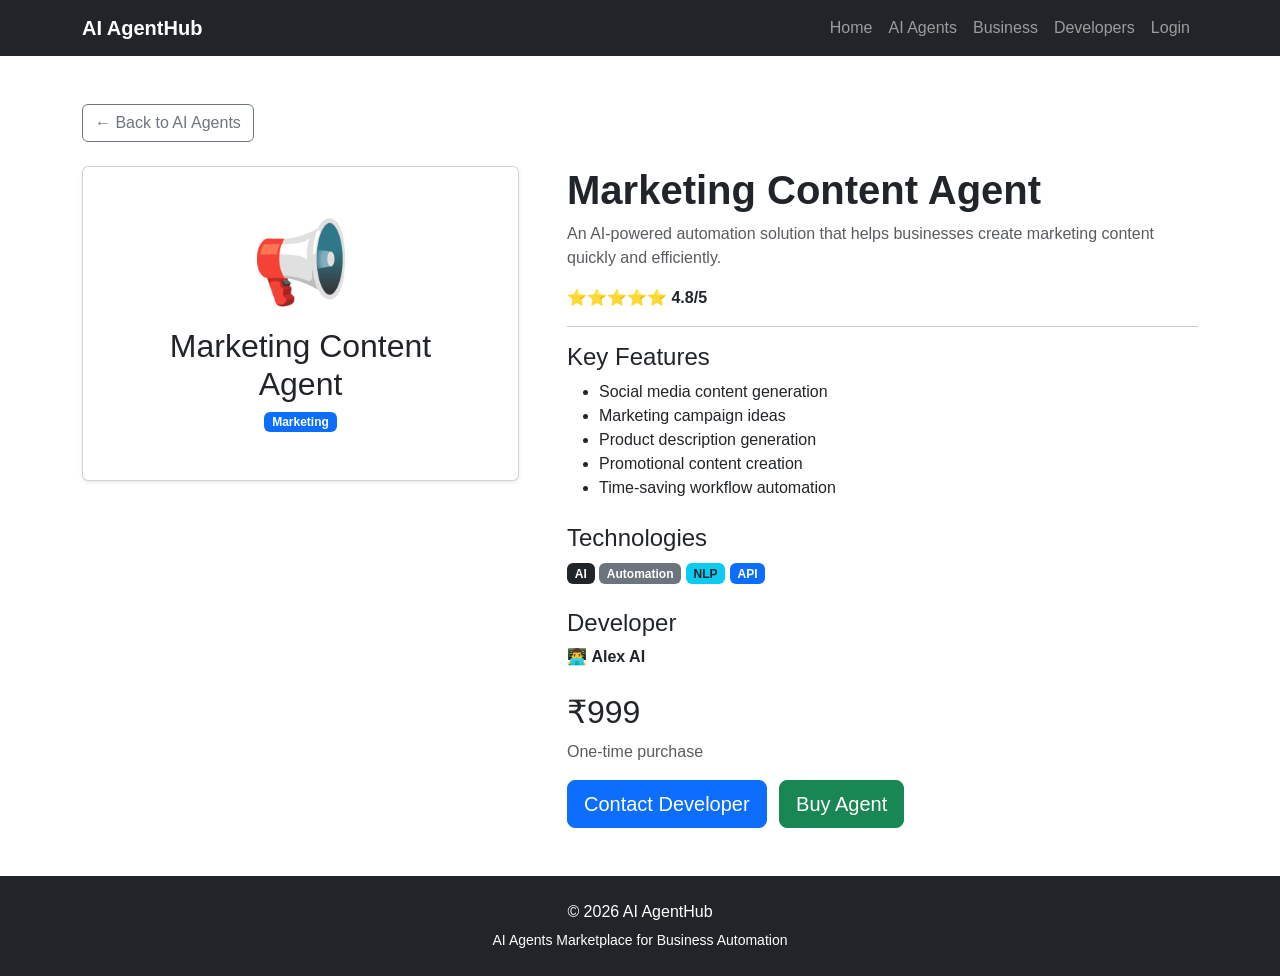
<file: agent-details.html>
<!DOCTYPE html>
<html lang="en">
<head>
    <meta charset="UTF-8">
    <meta name="viewport" content="width=device-width, initial-scale=1.0">

    <title>Agent Details | AI AgentHub</title>

    <!-- Bootstrap CSS -->
    <link href="https://cdn.jsdelivr.net/npm/bootstrap@5.3.3/dist/css/bootstrap.min.css" rel="stylesheet">

    <!-- Custom CSS -->
    <link rel="stylesheet" href="style.css">
</head>

<body>

<!-- NAVBAR -->
<nav class="navbar navbar-expand-lg navbar-dark bg-dark">
    <div class="container">

        <a class="navbar-brand fw-bold" href="index.html">
            AI AgentHub
        </a>

        <button class="navbar-toggler"
                type="button"
                data-bs-toggle="collapse"
                data-bs-target="#navbarMenu">

            <span class="navbar-toggler-icon"></span>

        </button>

        <div class="collapse navbar-collapse" id="navbarMenu">

            <ul class="navbar-nav ms-auto">

                <li class="nav-item">
                    <a class="nav-link" href="index.html">Home</a>
                </li>

                <li class="nav-item">
                    <a class="nav-link" href="agents.html">AI Agents</a>
                </li>

                <li class="nav-item">
                    <a class="nav-link" href="business.html">Business</a>
                </li>

                <li class="nav-item">
                    <a class="nav-link" href="developer.html">Developers</a>
                </li>

                <li class="nav-item">
                    <a class="nav-link" href="login.html">Login</a>
                </li>

            </ul>

        </div>
    </div>
</nav>


<!-- AGENT DETAILS -->

<section class="py-5">

    <div class="container">

        <a href="agents.html" class="btn btn-outline-secondary mb-4">
            ← Back to AI Agents
        </a>

        <div class="row g-5 align-items-start">

            <!-- LEFT SIDE -->

            <div class="col-md-5">

                <div class="card shadow-sm text-center p-5">

                    <div class="display-1">
                        📢
                    </div>

                    <h2 class="mt-3">
                        Marketing Content Agent
                    </h2>

                    <span class="badge bg-primary mx-auto">
                        Marketing
                    </span>

                </div>

            </div>


            <!-- RIGHT SIDE -->

            <div class="col-md-7">

                <h1 class="fw-bold">
                    Marketing Content Agent
                </h1>

                <p class="text-muted">
                    An AI-powered automation solution that helps
                    businesses create marketing content quickly
                    and efficiently.
                </p>

                <p>
                    ⭐⭐⭐⭐⭐
                    <strong> 4.8/5</strong>
                </p>


                <hr>


                <!-- FEATURES -->

                <h4>Key Features</h4>

                <ul>

                    <li>Social media content generation</li>

                    <li>Marketing campaign ideas</li>

                    <li>Product description generation</li>

                    <li>Promotional content creation</li>

                    <li>Time-saving workflow automation</li>

                </ul>


                <!-- TECHNOLOGIES -->

                <h4 class="mt-4">
                    Technologies
                </h4>

                <span class="badge bg-dark">AI</span>
                <span class="badge bg-secondary">Automation</span>
                <span class="badge bg-info text-dark">NLP</span>
                <span class="badge bg-primary">API</span>


                <!-- DEVELOPER -->

                <h4 class="mt-4">
                    Developer
                </h4>

                <p>
                    👨‍💻 <strong>Alex AI</strong>
                </p>


                <!-- PRICE -->

                <h2 class="mt-4">
                    ₹999
                </h2>

                <p class="text-muted">
                    One-time purchase
                </p>


                <!-- BUTTONS -->

                <button class="btn btn-primary btn-lg"
                        onclick="contactDeveloper()">
                    Contact Developer
                </button>

                <button class="btn btn-success btn-lg ms-2"
                        onclick="buyAgent()">
                    Buy Agent
                </button>

            </div>

        </div>

    </div>

</section>


<!-- FOOTER -->

<footer class="bg-dark text-white text-center py-4">

    <p class="mb-1">
        © 2026 AI AgentHub
    </p>

    <small>
        AI Agents Marketplace for Business Automation
    </small>

</footer>


<!-- Bootstrap JS -->

<script src="https://cdn.jsdelivr.net/npm/bootstrap@5.3.3/dist/js/bootstrap.bundle.min.js"></script>

<!-- jQuery -->

<script src="https://code.jquery.com/jquery-3.7.1.min.js"></script>

<!-- Custom JS -->

<script src="script.js"></script>

</body>
</html>
</file>
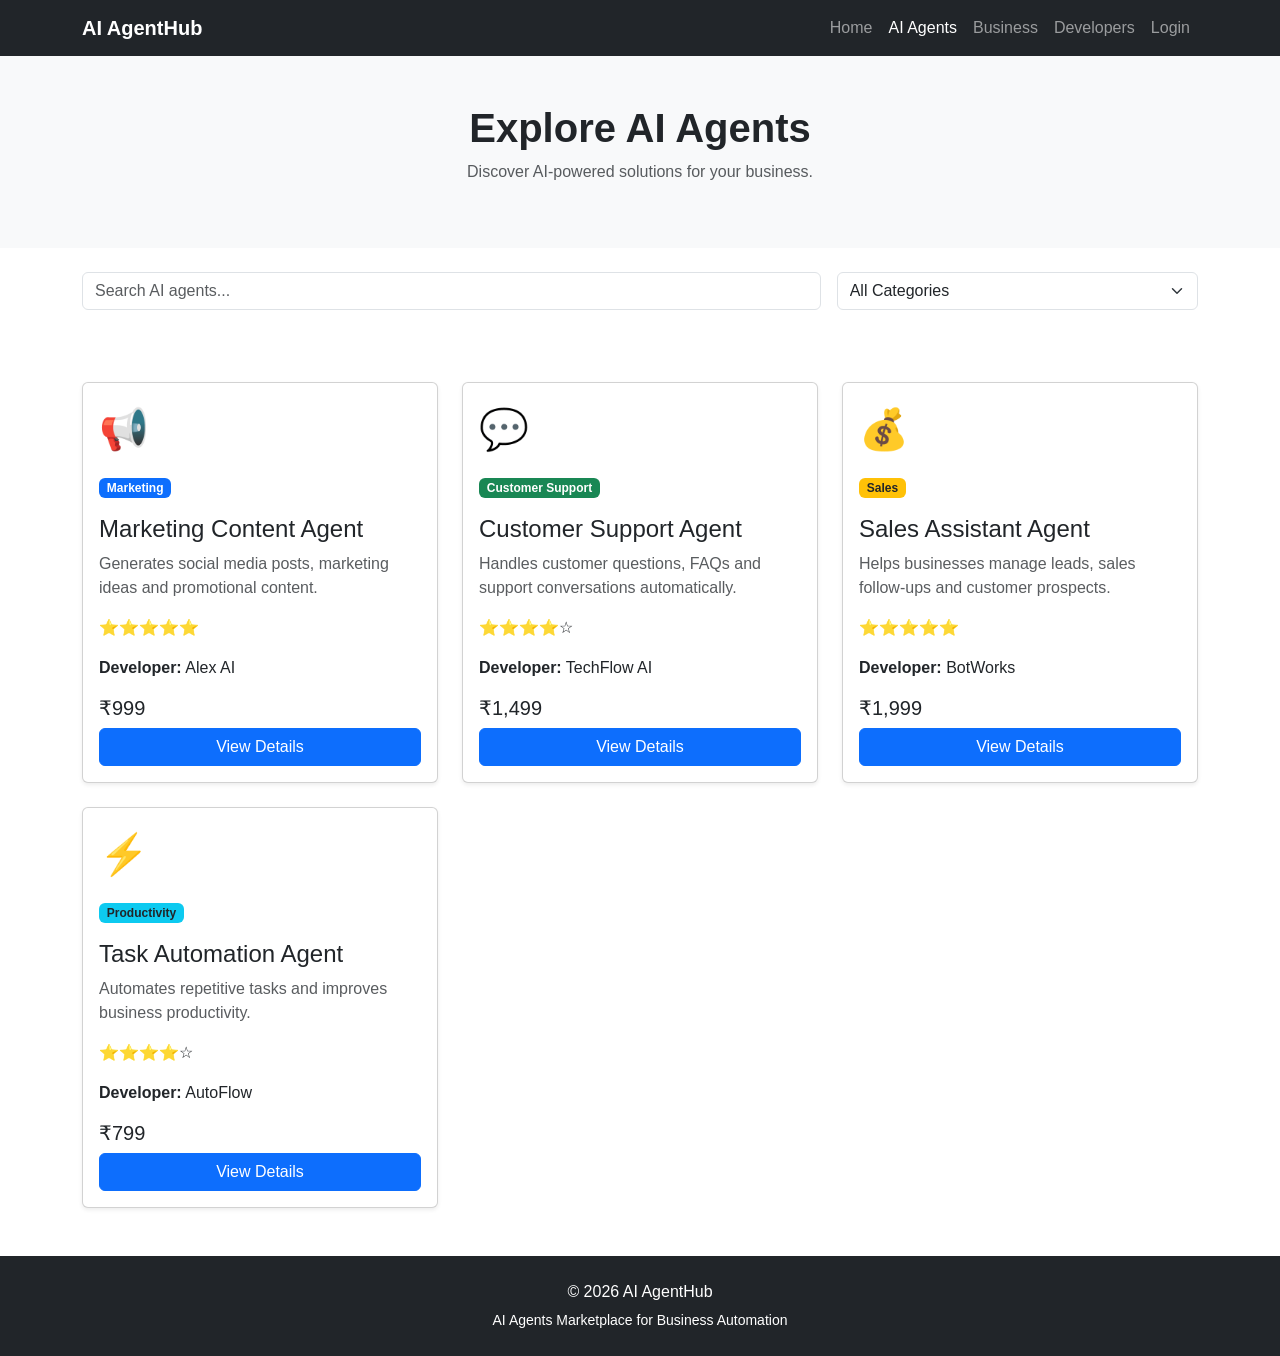
<file: agents.html>
<!DOCTYPE html>
<html lang="en">
<head>
    <meta charset="UTF-8">
    <meta name="viewport" content="width=device-width, initial-scale=1.0">

    <title>AI Agents | AI AgentHub</title>

    <!-- Bootstrap CSS -->
    <link href="https://cdn.jsdelivr.net/npm/bootstrap@5.3.3/dist/css/bootstrap.min.css" rel="stylesheet">

    <!-- Custom CSS -->
    <link rel="stylesheet" href="style.css">
</head>

<body>

<!-- NAVBAR -->
<nav class="navbar navbar-expand-lg navbar-dark bg-dark">
    <div class="container">

        <a class="navbar-brand fw-bold" href="index.html">
            AI AgentHub
        </a>

        <button class="navbar-toggler"
                type="button"
                data-bs-toggle="collapse"
                data-bs-target="#navbarMenu">
            <span class="navbar-toggler-icon"></span>
        </button>

        <div class="collapse navbar-collapse" id="navbarMenu">

            <ul class="navbar-nav ms-auto">

                <li class="nav-item">
                    <a class="nav-link" href="index.html">Home</a>
                </li>

                <li class="nav-item">
                    <a class="nav-link active" href="agents.html">
                        AI Agents
                    </a>
                </li>

                <li class="nav-item">
                    <a class="nav-link" href="business.html">
                        Business
                    </a>
                </li>

                <li class="nav-item">
                    <a class="nav-link" href="developer.html">
                        Developers
                    </a>
                </li>

                <li class="nav-item">
                    <a class="nav-link" href="login.html">
                        Login
                    </a>
                </li>

            </ul>

        </div>
    </div>
</nav>


<!-- PAGE HEADER -->
<section class="py-5 bg-light text-center">

    <div class="container">

        <h1 class="fw-bold">
            Explore AI Agents
        </h1>

        <p class="text-muted">
            Discover AI-powered solutions for your business.
        </p>

    </div>

</section>


<!-- SEARCH & FILTER -->
<section class="py-4">

    <div class="container">

        <div class="row g-3">

            <div class="col-md-8">

                <input type="text"
                       id="searchBox"
                       class="form-control"
                       placeholder="Search AI agents...">

            </div>

            <div class="col-md-4">

                <select id="categoryFilter"
                        class="form-select">

                    <option value="all">
                        All Categories
                    </option>

                    <option value="marketing">
                        Marketing
                    </option>

                    <option value="sales">
                        Sales
                    </option>

                    <option value="customer">
                        Customer Support
                    </option>

                    <option value="productivity">
                        Productivity
                    </option>

                </select>

            </div>

        </div>

    </div>

</section>


<!-- AI AGENTS -->
<section class="py-5">

    <div class="container">

        <div class="row g-4" id="agentContainer">


            <!-- AGENT 1 -->
            <div class="col-md-4 agent-item"
                 data-category="marketing">

                <div class="card h-100 shadow-sm">

                    <div class="card-body">

                        <div class="fs-1 mb-3">
                            📢
                        </div>

                        <span class="badge bg-primary">
                            Marketing
                        </span>

                        <h4 class="mt-3">
                            Marketing Content Agent
                        </h4>

                        <p class="text-muted">
                            Generates social media posts,
                            marketing ideas and promotional content.
                        </p>

                        <p>
                            ⭐⭐⭐⭐⭐
                        </p>

                        <p>
                            <strong>Developer:</strong>
                            Alex AI
                        </p>

                        <h5>
                            ₹999
                        </h5>

                        <a href="agent-details.html"
                           class="btn btn-primary w-100">
                            View Details
                        </a>

                    </div>

                </div>

            </div>


            <!-- AGENT 2 -->
            <div class="col-md-4 agent-item"
                 data-category="customer">

                <div class="card h-100 shadow-sm">

                    <div class="card-body">

                        <div class="fs-1 mb-3">
                            💬
                        </div>

                        <span class="badge bg-success">
                            Customer Support
                        </span>

                        <h4 class="mt-3">
                            Customer Support Agent
                        </h4>

                        <p class="text-muted">
                            Handles customer questions,
                            FAQs and support conversations automatically.
                        </p>

                        <p>
                            ⭐⭐⭐⭐☆
                        </p>

                        <p>
                            <strong>Developer:</strong>
                            TechFlow AI
                        </p>

                        <h5>
                            ₹1,499
                        </h5>

                        <a href="agent-details.html"
                           class="btn btn-primary w-100">
                            View Details
                        </a>

                    </div>

                </div>

            </div>


            <!-- AGENT 3 -->
            <div class="col-md-4 agent-item"
                 data-category="sales">

                <div class="card h-100 shadow-sm">

                    <div class="card-body">

                        <div class="fs-1 mb-3">
                            💰
                        </div>

                        <span class="badge bg-warning text-dark">
                            Sales
                        </span>

                        <h4 class="mt-3">
                            Sales Assistant Agent
                        </h4>

                        <p class="text-muted">
                            Helps businesses manage leads,
                            sales follow-ups and customer prospects.
                        </p>

                        <p>
                            ⭐⭐⭐⭐⭐
                        </p>

                        <p>
                            <strong>Developer:</strong>
                            BotWorks
                        </p>

                        <h5>
                            ₹1,999
                        </h5>

                        <a href="agent-details.html"
                           class="btn btn-primary w-100">
                            View Details
                        </a>

                    </div>

                </div>

            </div>


            <!-- AGENT 4 -->
            <div class="col-md-4 agent-item"
                 data-category="productivity">

                <div class="card h-100 shadow-sm">

                    <div class="card-body">

                        <div class="fs-1 mb-3">
                            ⚡
                        </div>

                        <span class="badge bg-info text-dark">
                            Productivity
                        </span>

                        <h4 class="mt-3">
                            Task Automation Agent
                        </h4>

                        <p class="text-muted">
                            Automates repetitive tasks and
                            improves business productivity.
                        </p>

                        <p>
                            ⭐⭐⭐⭐☆
                        </p>

                        <p>
                            <strong>Developer:</strong>
                            AutoFlow
                        </p>

                        <h5>
                            ₹799
                        </h5>

                        <a href="agent-details.html"
                           class="btn btn-primary w-100">
                            View Details
                        </a>

                    </div>

                </div>

            </div>


        </div>

    </div>

</section>


<!-- FOOTER -->
<footer class="bg-dark text-white text-center py-4">

    <p class="mb-1">
        © 2026 AI AgentHub
    </p>

    <small>
        AI Agents Marketplace for Business Automation
    </small>

</footer>


<!-- Bootstrap JS -->
<script src="https://cdn.jsdelivr.net/npm/bootstrap@5.3.3/dist/js/bootstrap.bundle.min.js"></script>

<!-- jQuery -->
<script src="https://code.jquery.com/jquery-3.7.1.min.js"></script>

<!-- Custom JS -->
<script src="script.js"></script>

</body>
</html>
</file>
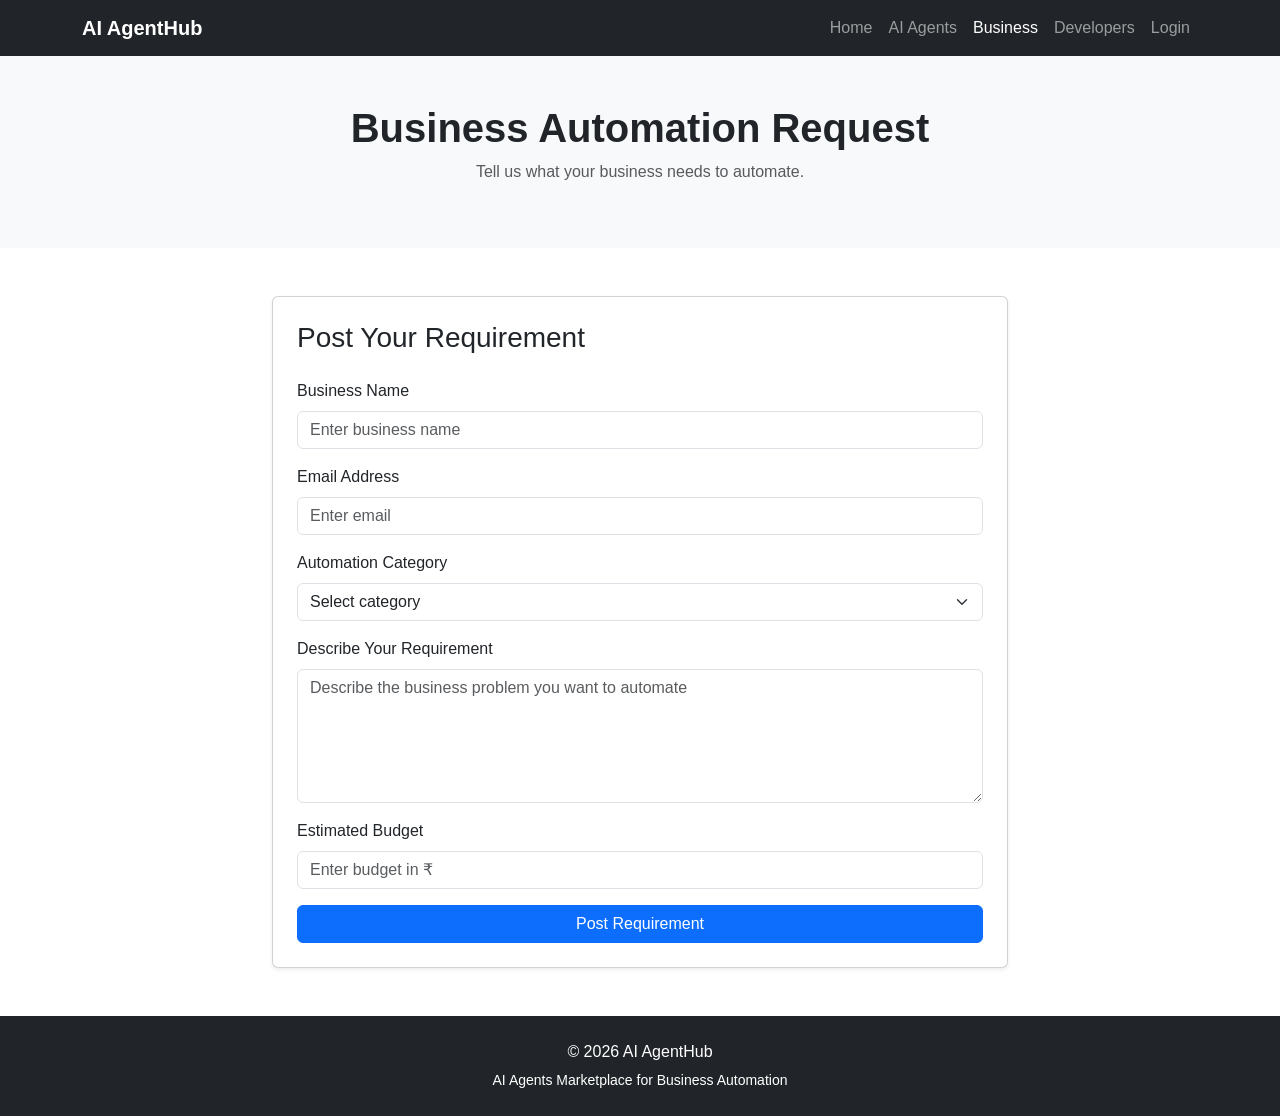
<file: business.html>
<!DOCTYPE html>
<html lang="en">
<head>
    <meta charset="UTF-8">
    <meta name="viewport" content="width=device-width, initial-scale=1.0">

    <title>Business Requirements | AI AgentHub</title>

    <link href="https://cdn.jsdelivr.net/npm/bootstrap@5.3.3/dist/css/bootstrap.min.css" rel="stylesheet">
    <link rel="stylesheet" href="style.css">
</head>

<body>

<!-- NAVBAR -->
<nav class="navbar navbar-expand-lg navbar-dark bg-dark">
    <div class="container">

        <a class="navbar-brand fw-bold" href="index.html">
            AI AgentHub
        </a>

        <button class="navbar-toggler"
                type="button"
                data-bs-toggle="collapse"
                data-bs-target="#navbarMenu">

            <span class="navbar-toggler-icon"></span>
        </button>

        <div class="collapse navbar-collapse" id="navbarMenu">

            <ul class="navbar-nav ms-auto">

                <li class="nav-item">
                    <a class="nav-link" href="index.html">Home</a>
                </li>

                <li class="nav-item">
                    <a class="nav-link" href="agents.html">AI Agents</a>
                </li>

                <li class="nav-item">
                    <a class="nav-link active" href="business.html">Business</a>
                </li>

                <li class="nav-item">
                    <a class="nav-link" href="developer.html">Developers</a>
                </li>

                <li class="nav-item">
                    <a class="nav-link" href="login.html">Login</a>
                </li>

            </ul>

        </div>
    </div>
</nav>


<!-- HEADER -->
<section class="py-5 bg-light text-center">

    <div class="container">

        <h1 class="fw-bold">
            Business Automation Request
        </h1>

        <p class="text-muted">
            Tell us what your business needs to automate.
        </p>

    </div>

</section>


<!-- FORM -->
<section class="py-5">

    <div class="container">

        <div class="row justify-content-center">

            <div class="col-md-8">

                <div class="card shadow-sm p-4">

                    <h3 class="mb-4">
                        Post Your Requirement
                    </h3>

                    <form id="requirementForm"
                          onsubmit="return submitRequirement()">

                        <!-- Business Name -->
                        <div class="mb-3">

                            <label class="form-label">
                                Business Name
                            </label>

                            <input type="text"
                                   id="businessName"
                                   class="form-control"
                                   placeholder="Enter business name">

                        </div>


                        <!-- Email -->
                        <div class="mb-3">

                            <label class="form-label">
                                Email Address
                            </label>

                            <input type="email"
                                   id="businessEmail"
                                   class="form-control"
                                   placeholder="Enter email">

                        </div>


                        <!-- Automation Category -->
                        <div class="mb-3">

                            <label class="form-label">
                                Automation Category
                            </label>

                            <select id="automationCategory"
                                    class="form-select">

                                <option value="">
                                    Select category
                                </option>

                                <option value="Marketing">
                                    Marketing
                                </option>

                                <option value="Sales">
                                    Sales
                                </option>

                                <option value="Customer Support">
                                    Customer Support
                                </option>

                                <option value="Productivity">
                                    Productivity
                                </option>

                            </select>

                        </div>


                        <!-- Requirement -->
                        <div class="mb-3">

                            <label class="form-label">
                                Describe Your Requirement
                            </label>

                            <textarea id="requirement"
                                      class="form-control"
                                      rows="5"
                                      placeholder="Describe the business problem you want to automate"></textarea>

                        </div>


                        <!-- Budget -->
                        <div class="mb-3">

                            <label class="form-label">
                                Estimated Budget
                            </label>

                            <input type="number"
                                   id="budget"
                                   class="form-control"
                                   placeholder="Enter budget in ₹">

                        </div>


                        <!-- Submit -->
                        <button type="submit"
                                class="btn btn-primary w-100">

                            Post Requirement

                        </button>

                    </form>

                </div>

            </div>

        </div>

    </div>

</section>


<!-- FOOTER -->
<footer class="bg-dark text-white text-center py-4">

    <p class="mb-1">
        © 2026 AI AgentHub
    </p>

    <small>
        AI Agents Marketplace for Business Automation
    </small>

</footer>


<script src="https://cdn.jsdelivr.net/npm/bootstrap@5.3.3/dist/js/bootstrap.bundle.min.js"></script>

<script src="https://code.jquery.com/jquery-3.7.1.min.js"></script>

<script src="script.js"></script>

</body>
</html>
</file>
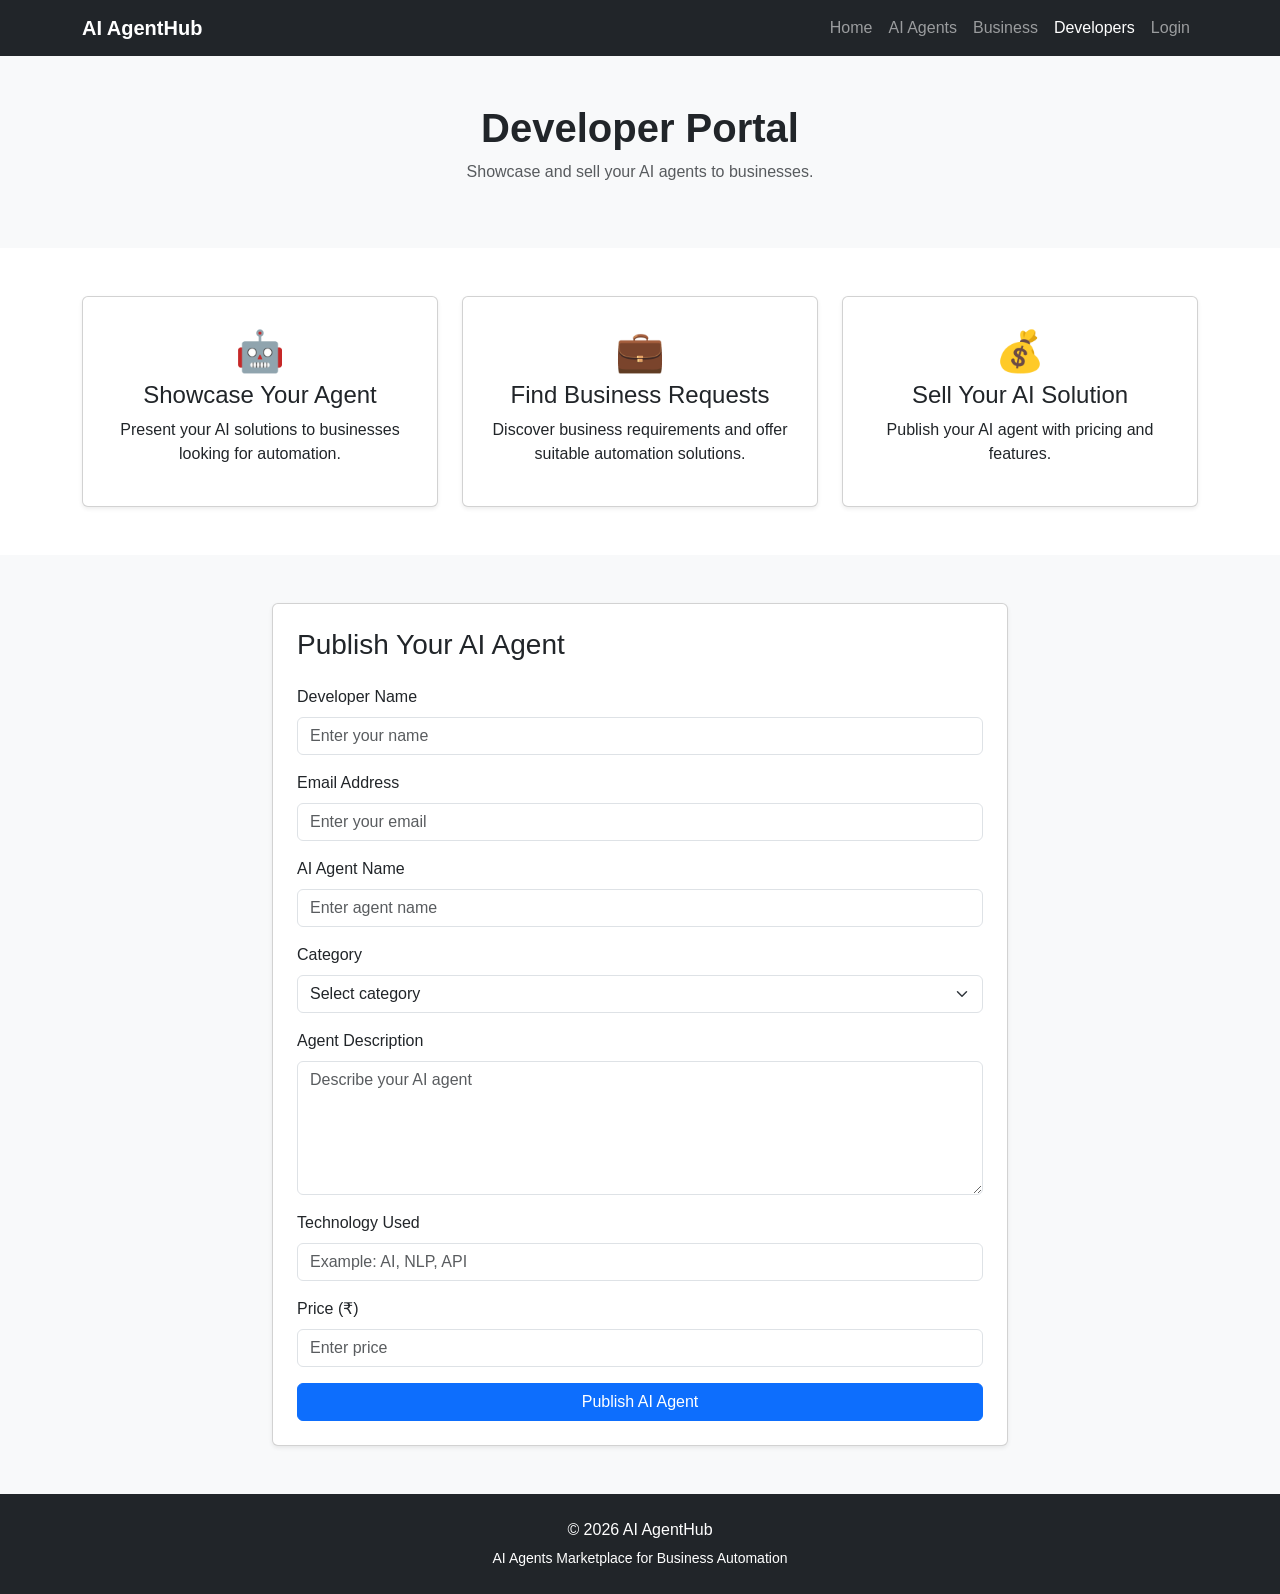
<file: developer.html>
<!DOCTYPE html>
<html lang="en">
<head>
    <meta charset="UTF-8">
    <meta name="viewport" content="width=device-width, initial-scale=1.0">

    <title>Developer Portal | AI AgentHub</title>

    <!-- Bootstrap CSS -->
    <link href="https://cdn.jsdelivr.net/npm/bootstrap@5.3.3/dist/css/bootstrap.min.css" rel="stylesheet">

    <!-- Custom CSS -->
    <link rel="stylesheet" href="style.css">
</head>

<body>

<!-- NAVBAR -->
<nav class="navbar navbar-expand-lg navbar-dark bg-dark">
    <div class="container">

        <a class="navbar-brand fw-bold" href="index.html">
            AI AgentHub
        </a>

        <button class="navbar-toggler"
                type="button"
                data-bs-toggle="collapse"
                data-bs-target="#navbarMenu">

            <span class="navbar-toggler-icon"></span>

        </button>

        <div class="collapse navbar-collapse" id="navbarMenu">

            <ul class="navbar-nav ms-auto">

                <li class="nav-item">
                    <a class="nav-link" href="index.html">Home</a>
                </li>

                <li class="nav-item">
                    <a class="nav-link" href="agents.html">AI Agents</a>
                </li>

                <li class="nav-item">
                    <a class="nav-link" href="business.html">Business</a>
                </li>

                <li class="nav-item">
                    <a class="nav-link active" href="developer.html">
                        Developers
                    </a>
                </li>

                <li class="nav-item">
                    <a class="nav-link" href="login.html">Login</a>
                </li>

            </ul>

        </div>
    </div>
</nav>


<!-- HEADER -->
<section class="py-5 bg-light text-center">

    <div class="container">

        <h1 class="fw-bold">
            Developer Portal
        </h1>

        <p class="text-muted">
            Showcase and sell your AI agents to businesses.
        </p>

    </div>

</section>


<!-- DEVELOPER FEATURES -->
<section class="py-5">

    <div class="container">

        <div class="row g-4 text-center">

            <div class="col-md-4">

                <div class="card h-100 shadow-sm p-4">

                    <div class="fs-1">🤖</div>

                    <h4>Showcase Your Agent</h4>

                    <p>
                        Present your AI solutions to
                        businesses looking for automation.
                    </p>

                </div>

            </div>


            <div class="col-md-4">

                <div class="card h-100 shadow-sm p-4">

                    <div class="fs-1">💼</div>

                    <h4>Find Business Requests</h4>

                    <p>
                        Discover business requirements
                        and offer suitable automation solutions.
                    </p>

                </div>

            </div>


            <div class="col-md-4">

                <div class="card h-100 shadow-sm p-4">

                    <div class="fs-1">💰</div>

                    <h4>Sell Your AI Solution</h4>

                    <p>
                        Publish your AI agent with
                        pricing and features.
                    </p>

                </div>

            </div>

        </div>

    </div>

</section>


<!-- SELL AGENT FORM -->
<section class="py-5 bg-light">

    <div class="container">

        <div class="row justify-content-center">

            <div class="col-md-8">

                <div class="card shadow-sm p-4">

                    <h3 class="mb-4">
                        Publish Your AI Agent
                    </h3>

                    <form onsubmit="return submitAgent()">

                        <!-- Developer Name -->
                        <div class="mb-3">

                            <label class="form-label">
                                Developer Name
                            </label>

                            <input type="text"
                                   id="developerName"
                                   class="form-control"
                                   placeholder="Enter your name">

                        </div>


                        <!-- Email -->
                        <div class="mb-3">

                            <label class="form-label">
                                Email Address
                            </label>

                            <input type="email"
                                   id="developerEmail"
                                   class="form-control"
                                   placeholder="Enter your email">

                        </div>


                        <!-- Agent Name -->
                        <div class="mb-3">

                            <label class="form-label">
                                AI Agent Name
                            </label>

                            <input type="text"
                                   id="agentName"
                                   class="form-control"
                                   placeholder="Enter agent name">

                        </div>


                        <!-- Category -->
                        <div class="mb-3">

                            <label class="form-label">
                                Category
                            </label>

                            <select id="agentCategory"
                                    class="form-select">

                                <option value="">
                                    Select category
                                </option>

                                <option value="Marketing">
                                    Marketing
                                </option>

                                <option value="Sales">
                                    Sales
                                </option>

                                <option value="Customer Support">
                                    Customer Support
                                </option>

                                <option value="Productivity">
                                    Productivity
                                </option>

                            </select>

                        </div>


                        <!-- Description -->
                        <div class="mb-3">

                            <label class="form-label">
                                Agent Description
                            </label>

                            <textarea id="agentDescription"
                                      class="form-control"
                                      rows="5"
                                      placeholder="Describe your AI agent"></textarea>

                        </div>


                        <!-- Technology -->
                        <div class="mb-3">

                            <label class="form-label">
                                Technology Used
                            </label>

                            <input type="text"
                                   id="technology"
                                   class="form-control"
                                   placeholder="Example: AI, NLP, API">

                        </div>


                        <!-- Price -->
                        <div class="mb-3">

                            <label class="form-label">
                                Price (₹)
                            </label>

                            <input type="number"
                                   id="agentPrice"
                                   class="form-control"
                                   placeholder="Enter price">

                        </div>


                        <!-- Submit -->
                        <button type="submit"
                                class="btn btn-primary w-100">

                            Publish AI Agent

                        </button>

                    </form>

                </div>

            </div>

        </div>

    </div>

</section>


<!-- FOOTER -->
<footer class="bg-dark text-white text-center py-4">

    <p class="mb-1">
        © 2026 AI AgentHub
    </p>

    <small>
        AI Agents Marketplace for Business Automation
    </small>

</footer>


<!-- Bootstrap JS -->
<script src="https://cdn.jsdelivr.net/npm/bootstrap@5.3.3/dist/js/bootstrap.bundle.min.js"></script>

<!-- jQuery -->
<script src="https://code.jquery.com/jquery-3.7.1.min.js"></script>

<!-- Custom JS -->
<script src="script.js"></script>

</body>
</html>
</file>
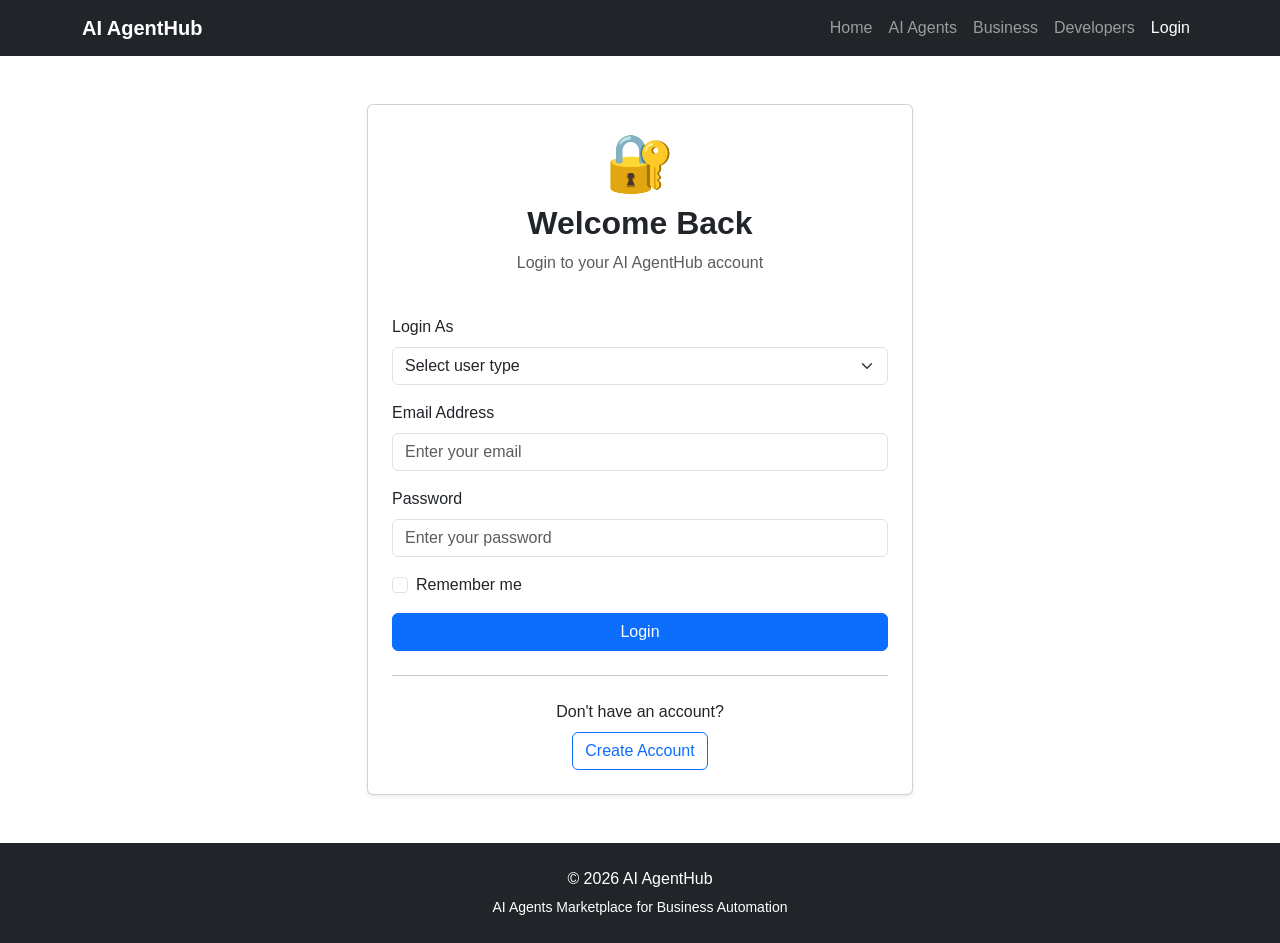
<file: login.html>
<!DOCTYPE html>
<html lang="en">
<head>
    <meta charset="UTF-8">
    <meta name="viewport" content="width=device-width, initial-scale=1.0">

    <title>Login | AI AgentHub</title>

    <!-- Bootstrap CSS -->
    <link href="https://cdn.jsdelivr.net/npm/bootstrap@5.3.3/dist/css/bootstrap.min.css" rel="stylesheet">

    <!-- Custom CSS -->
    <link rel="stylesheet" href="style.css">
</head>

<body>

<!-- NAVBAR -->
<nav class="navbar navbar-expand-lg navbar-dark bg-dark">
    <div class="container">

        <a class="navbar-brand fw-bold" href="index.html">
            AI AgentHub
        </a>

        <button class="navbar-toggler"
                type="button"
                data-bs-toggle="collapse"
                data-bs-target="#navbarMenu">

            <span class="navbar-toggler-icon"></span>
        </button>

        <div class="collapse navbar-collapse" id="navbarMenu">

            <ul class="navbar-nav ms-auto">

                <li class="nav-item">
                    <a class="nav-link" href="index.html">Home</a>
                </li>

                <li class="nav-item">
                    <a class="nav-link" href="agents.html">AI Agents</a>
                </li>

                <li class="nav-item">
                    <a class="nav-link" href="business.html">Business</a>
                </li>

                <li class="nav-item">
                    <a class="nav-link" href="developer.html">Developers</a>
                </li>

                <li class="nav-item">
                    <a class="nav-link active" href="login.html">Login</a>
                </li>

            </ul>

        </div>
    </div>
</nav>


<!-- LOGIN SECTION -->
<section class="py-5">

    <div class="container">

        <div class="row justify-content-center">

            <div class="col-md-6">

                <div class="card shadow-sm p-4">

                    <div class="text-center mb-4">

                        <div class="display-4">🔐</div>

                        <h2 class="fw-bold mt-2">
                            Welcome Back
                        </h2>

                        <p class="text-muted">
                            Login to your AI AgentHub account
                        </p>

                    </div>


                    <form onsubmit="return loginUser()">

                        <!-- USER TYPE -->
                        <div class="mb-3">

                            <label class="form-label">
                                Login As
                            </label>

                            <select id="userType"
                                    class="form-select">

                                <option value="">
                                    Select user type
                                </option>

                                <option value="Business Client">
                                    Business Client
                                </option>

                                <option value="AI Developer">
                                    AI Developer
                                </option>

                            </select>

                        </div>


                        <!-- EMAIL -->
                        <div class="mb-3">

                            <label class="form-label">
                                Email Address
                            </label>

                            <input type="email"
                                   id="loginEmail"
                                   class="form-control"
                                   placeholder="Enter your email">

                        </div>


                        <!-- PASSWORD -->
                        <div class="mb-3">

                            <label class="form-label">
                                Password
                            </label>

                            <input type="password"
                                   id="loginPassword"
                                   class="form-control"
                                   placeholder="Enter your password">

                        </div>


                        <!-- REMEMBER -->
                        <div class="form-check mb-3">

                            <input class="form-check-input"
                                   type="checkbox"
                                   id="rememberMe">

                            <label class="form-check-label"
                                   for="rememberMe">

                                Remember me

                            </label>

                        </div>


                        <!-- LOGIN BUTTON -->
                        <button type="submit"
                                class="btn btn-primary w-100">

                            Login

                        </button>

                    </form>


                    <hr class="my-4">


                    <div class="text-center">

                        <p class="mb-2">
                            Don't have an account?
                        </p>

                        <button class="btn btn-outline-primary"
                                onclick="showRegister()">

                            Create Account

                        </button>

                    </div>

                </div>

            </div>

        </div>

    </div>

</section>


<!-- REGISTER MODAL -->

<div class="modal fade"
     id="registerModal"
     tabindex="-1">

    <div class="modal-dialog">

        <div class="modal-content">

            <div class="modal-header">

                <h5 class="modal-title">
                    Create Account
                </h5>

                <button type="button"
                        class="btn-close"
                        data-bs-dismiss="modal">
                </button>

            </div>


            <div class="modal-body">

                <form onsubmit="return registerUser()">

                    <div class="mb-3">

                        <label class="form-label">
                            Full Name
                        </label>

                        <input type="text"
                               id="registerName"
                               class="form-control"
                               placeholder="Enter your name">

                    </div>


                    <div class="mb-3">

                        <label class="form-label">
                            Email
                        </label>

                        <input type="email"
                               id="registerEmail"
                               class="form-control"
                               placeholder="Enter email">

                    </div>


                    <div class="mb-3">

                        <label class="form-label">
                            Account Type
                        </label>

                        <select id="registerType"
                                class="form-select">

                            <option value="">
                                Select account type
                            </option>

                            <option value="Business Client">
                                Business Client
                            </option>

                            <option value="AI Developer">
                                AI Developer
                            </option>

                        </select>

                    </div>


                    <div class="mb-3">

                        <label class="form-label">
                            Password
                        </label>

                        <input type="password"
                               id="registerPassword"
                               class="form-control"
                               placeholder="Create password">

                    </div>


                    <button type="submit"
                            class="btn btn-primary w-100">

                        Create Account

                    </button>

                </form>

            </div>

        </div>

    </div>

</div>


<!-- FOOTER -->
<footer class="bg-dark text-white text-center py-4">

    <p class="mb-1">
        © 2026 AI AgentHub
    </p>

    <small>
        AI Agents Marketplace for Business Automation
    </small>

</footer>


<!-- Bootstrap JS -->
<script src="https://cdn.jsdelivr.net/npm/bootstrap@5.3.3/dist/js/bootstrap.bundle.min.js"></script>

<!-- jQuery -->
<script src="https://code.jquery.com/jquery-3.7.1.min.js"></script>

<!-- Custom JS -->
<script src="script.js"></script>

</body>
</html>
</file>
<file: style.css>
/* General */

body {
    font-family: Arial, sans-serif;
    margin: 0;
}


/* Hero Section */

.hero-section {
    background: linear-gradient(135deg, #111827, #1e3a8a);
    color: white;
    padding: 100px 0;
}

.hero-section h1 {
    font-size: 50px;
    font-weight: bold;
}

.hero-section h1 span {
    color: #60a5fa;
}

.hero-section p {
    font-size: 18px;
    margin: 25px 0;
    max-width: 600px;
}


/* AI Box */

.ai-box {
    font-size: 130px;
    padding: 40px;
}


/* Feature Cards */

.feature-card {
    border: none;
    box-shadow: 0 5px 20px rgba(0, 0, 0, 0.08);
    transition: 0.3s;
}

.feature-card:hover {
    transform: translateY(-8px);
}

.feature-icon {
    font-size: 45px;
    margin-bottom: 15px;
}


/* How It Works */

.how-section {
    background-color: #f5f7fb;
}

.step-number {
    width: 55px;
    height: 55px;
    line-height: 55px;
    margin: auto;
    margin-bottom: 15px;

    background-color: #0d6efd;
    color: white;

    border-radius: 50%;
    font-size: 22px;
    font-weight: bold;
}


/* Mobile */

@media (max-width: 768px) {

    .hero-section {
        text-align: center;
        padding: 70px 20px;
    }

    .hero-section h1 {
        font-size: 36px;
    }

    .ai-box {
        font-size: 80px;
        margin-top: 30px;
    }

}
</file>
